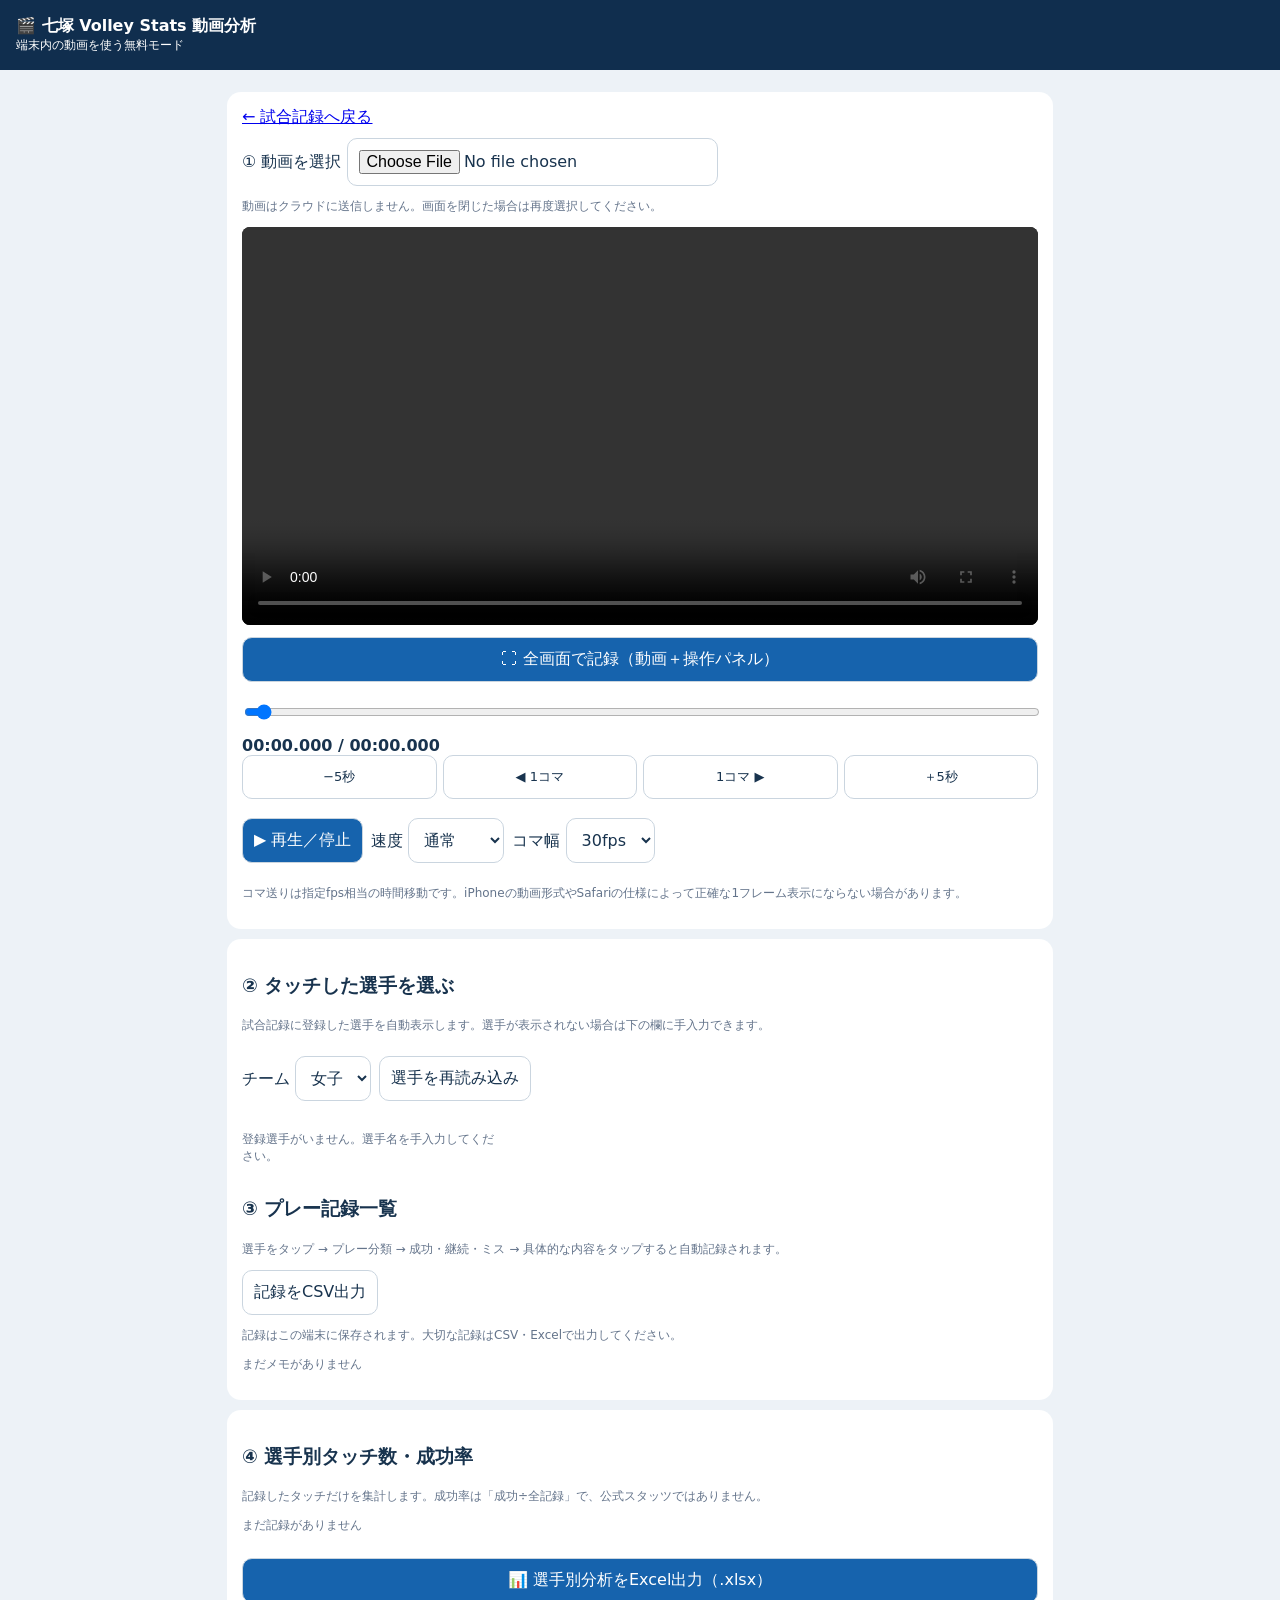
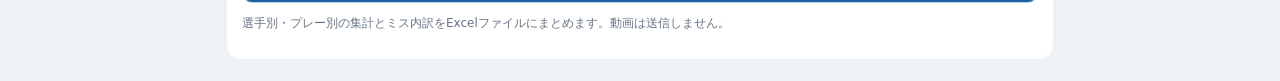
<file: video-excel.html>
<!doctype html><html lang="ja"><head><meta charset="utf-8"><meta name="viewport" content="width=device-width,initial-scale=1,viewport-fit=cover"><title>七塚 動画分析</title><style>*{box-sizing:border-box}body{margin:0;background:#edf2f7;color:#18334e;font-family:system-ui,-apple-system,sans-serif}header{background:#102e4e;color:#fff;padding:16px}main{max-width:850px;margin:auto;padding:12px}.card{background:white;border-radius:14px;padding:15px;margin:10px 0}video{width:100%;max-height:60vh;background:#111;border-radius:8px}button,select,input{font:inherit;padding:11px;border:1px solid #cad5df;border-radius:10px;background:white;color:#18334e}button{touch-action:manipulation}button.primary{background:#1663ad;color:white}.grid{display:grid;grid-template-columns:repeat(4,1fr);gap:6px}.grid button{padding:12px 3px;font-size:13px}.row{display:flex;flex-wrap:wrap;gap:8px;align-items:center}.muted{font-size:12px;color:#64748b}.log{padding:9px 0;border-bottom:1px solid #ddd}label{display:block;margin:10px 0}input[type=file]{max-width:100%}input[type=range]{width:100%} .players{display:grid;grid-template-columns:repeat(3,1fr);gap:7px;margin:8px 0}.players button{min-height:56px;font-weight:700}.players button.active{background:#1663ad;color:#fff}.stats{width:100%;border-collapse:collapse;font-size:13px}.stats th,.stats td{padding:7px 3px;border-bottom:1px solid #ddd;text-align:left}.chip{display:inline-block;padding:5px 8px;background:#e7f1fb;border-radius:9px;margin:3px} .tap-overlay{position:fixed;inset:0;z-index:999;background:#10243d99;display:flex;align-items:center;justify-content:center;padding:10px}.tap-overlay[hidden]{display:none}.tap-dialog{width:min(560px,100%);max-height:calc(100dvh - 20px);background:white;border-radius:18px;display:flex;flex-direction:column;overflow:hidden;box-shadow:0 16px 45px #0004}.tap-head{display:flex;align-items:center;justify-content:space-between;padding:12px 15px;border-bottom:1px solid #dbe4ee}.tap-head button{padding:6px 12px}.tap-body{padding:12px;overflow-y:auto;overscroll-behavior:contain}.tap-choices{display:grid;grid-template-columns:repeat(2,minmax(0,1fr));gap:8px}.tap-choices button{min-height:53px;font-weight:650;padding:8px;font-size:14px;white-space:normal}.tap-choices button.good{background:#e5f7ef;border-color:#75c9a0}.tap-choices button.bad{background:#fff0ef;border-color:#f0a19d}.tap-choices button.neutral{background:#eaf2fc;border-color:#91b8e7}.tap-step{font-size:12px;color:#60738b;margin:0 0 10px}.tap-actions{display:flex;gap:7px;align-items:center;margin-top:12px}.tap-actions input{min-width:0;flex:1}.tap-actions button{flex-shrink:0}@media(max-width:390px){.tap-choices button{font-size:12px;min-height:48px;padding:5px}.tap-body{padding:9px}} .focus-mode{overflow:hidden}.focus-shell{position:fixed;inset:0;z-index:900;background:#0b1625;color:white;display:flex;flex-direction:column;padding:env(safe-area-inset-top) 8px env(safe-area-inset-bottom)}.focus-shell[hidden]{display:none}.focus-video{min-height:0;flex:1;display:flex;align-items:center;justify-content:center}.focus-video video{width:100%;height:100%;max-height:100%;object-fit:contain;border-radius:0}.focus-controls{flex-shrink:0;max-height:46dvh;overflow-y:auto;background:#f1f5f9;color:#18334e;border-radius:12px;padding:8px}.focus-controls .players{grid-template-columns:repeat(3,minmax(0,1fr));gap:5px}.focus-controls .players button{min-height:44px;padding:7px 2px;font-size:12px}.focus-controls .grid button{padding:8px 2px}.focus-controls .row{gap:5px}.focus-controls .row button{padding:8px}.focus-controls select{padding:6px}.focus-controls .muted{font-size:11px}.focus-history{margin-top:8px;border-top:1px solid #cad5df;padding-top:8px}.focus-history-row{display:flex;align-items:center;gap:6px;padding:5px 0;border-bottom:1px solid #d9e1e9;font-size:12px}.focus-history-row .summary{flex:1;min-width:0;overflow:hidden;text-overflow:ellipsis;white-space:nowrap}.focus-history-row button{padding:7px 9px;font-size:12px}.focus-history-row .delete{color:#a52626;border-color:#e7b5b5}.tap-overlay{z-index:1100}@media(orientation:landscape){.focus-shell{flex-direction:row;gap:8px}.focus-video{flex:1}.focus-controls{width:min(38vw,350px);max-height:none}} </style></head><body><header><b>🎬 七塚 Volley Stats 動画分析</b><div style="font-size:12px">端末内の動画を使う無料モード</div></header><main><div class="card"><a href="./index.html">← 試合記録へ戻る</a><label>① 動画を選択 <input id="file" type="file" accept="video/*"></label><p class="muted">動画はクラウドに送信しません。画面を閉じた場合は再度選択してください。</p><video id="video" playsinline webkit-playsinline preload="metadata" controls></video><button id="focusOpen" class="primary" style="width:100%;margin:8px 0">⛶ 全画面で記録（動画＋操作パネル）</button><input type="range" id="seek" min="0" max="1000" value="0"><div class="row" style="justify-content:space-between"><strong id="clock">00:00.000 / 00:00.000</strong><span id="info" class="muted"></span></div><div class="grid"><button id="back5">−5秒</button><button id="prev">◀ 1コマ</button><button id="next">1コマ ▶</button><button id="plus5">＋5秒</button></div><div class="row" style="margin-top:9px"><button id="play" class="primary">▶ 再生／停止</button><label>速度 <select id="speed"><option value=".25">0.25倍</option><option value=".5">0.5倍</option><option value=".75">0.75倍</option><option value="1" selected>通常</option><option value="1.5">1.5倍</option></select></label><label>コマ幅 <select id="fps"><option value="30">30fps</option><option value="60">60fps</option><option value="24">24fps</option></select></label></div><p class="muted">コマ送りは指定fps相当の時間移動です。iPhoneの動画形式やSafariの仕様によって正確な1フレーム表示にならない場合があります。</p></div><div class="card"><h3>② タッチした選手を選ぶ</h3><p class="muted">試合記録に登録した選手を自動表示します。選手が表示されない場合は下の欄に手入力できます。</p><div class="row"><label>チーム <select id="team"><option>女子</option><option>男子</option></select></label><button id="reloadRoster">選手を再読み込み</button></div><div id="playerButtons" class="players"></div><h3>③ プレー記録一覧</h3><p class="muted">選手をタップ → プレー分類 → 成功・継続・ミス → 具体的な内容をタップすると自動記録されます。</p><button id="export">記録をCSV出力</button><p class="muted">記録はこの端末に保存されます。大切な記録はCSV・Excelで出力してください。</p><div id="logs"></div></div><div class="card"><h3>④ 選手別タッチ数・成功率</h3><p class="muted">記録したタッチだけを集計します。成功率は「成功÷全記録」で、公式スタッツではありません。</p><div id="stats"></div><button id="excel" class="primary" style="width:100%;margin-top:12px">📊 選手別分析をExcel出力（.xlsx）</button><p class="muted">選手別・プレー別の集計とミス内訳をExcelファイルにまとめます。動画は送信しません。</p></div></main><div id="focusShell" class="focus-shell" hidden><div id="focusVideo" class="focus-video"></div><div class="focus-controls"><div class="row" style="justify-content:space-between"><strong>🏐 全画面記録</strong><button id="focusClose">✕ 戻る</button></div><div class="row"><button id="focusPlay" class="primary">▶ 再生／停止</button><button id="focusPrev">◀ コマ</button><button id="focusNext">コマ ▶</button><button id="focusBack">−5秒</button><button id="focusForward">＋5秒</button></div><input type="range" id="focusSeek" min="0" max="1000" value="0" style="width:100%"><div class="row" style="justify-content:space-between"><span id="focusClock" class="muted">00:00</span><label style="margin:0">速度 <select id="focusSpeed"><option value=".25">0.25倍</option><option value=".5">0.5倍</option><option value=".75">0.75倍</option><option value="1" selected>通常</option><option value="1.5">1.5倍</option></select></label><select id="focusTeam"><option>女子</option><option>男子</option></select></div><div id="focusPlayers" class="players"></div><p class="muted">選手をタップ → プレーを選んで記録</p><div class="focus-history"><strong>直近の記録（タップで動画移動）</strong><div id="focusHistory"></div></div></div></div><div id="tapOverlay" class="tap-overlay" hidden><div class="tap-dialog" role="dialog" aria-modal="true" aria-label="プレー記録"><div class="tap-head"><strong id="tapTitle">プレー記録</strong><button id="tapClose">✕ 閉じる</button></div><div class="tap-body"><p id="tapStep" class="tap-step"></p><div id="tapChoices" class="tap-choices"></div><div id="tapActions" class="tap-actions"></div></div></div></div><script src="https://cdn.sheetjs.com/xlsx-0.20.3/package/dist/xlsx.full.min.js"></script><script>
const $=id=>document.getElementById(id),v=$('video');let url='',key='',logs=[],chosen='';const esc=s=>String(s).replace(/[&<>"']/g,c=>({'&':'&amp;','<':'&lt;','>':'&gt;','"':'&quot;',"'":'&#39;'}[c]));const fmt=t=>{t=Math.max(0,t||0);return String(Math.floor(t/60)).padStart(2,'0')+':'+String(Math.floor(t%60)).padStart(2,'0')+'.'+String(Math.round(t%1*1000)).padStart(3,'0')};function render(){renderStats(); $('logs').innerHTML=logs.map((e,i)=>'<div class="log"><button data-jump="'+i+'">'+fmt(e.time)+'</button> '+esc(e.who)+' / '+esc(e.skill)+' / '+esc(e.result)+'　'+esc(e.detailType||'')+' '+esc(e.detail)+' <button data-delete="'+i+'">削除</button></div>').join('')||'<p class="muted">まだメモがありません</p>'}function renderStats(){let agg={};for(const e of logs){const n=e.who||'未指定',k=n+'｜'+e.skill;agg[k]??={who:n,skill:e.skill,total:0,success:0,miss:0,details:{}};let a=agg[k];a.total++;if(e.result==='成功')a.success++;if(e.result==='ミス')a.miss++;if(e.detailType)a.details[e.detailType]=(a.details[e.detailType]||0)+1}const rows=Object.values(agg).sort((a,b)=>a.who.localeCompare(b.who,'ja'));$('stats').innerHTML=rows.length?'<div style="overflow-x:auto"><table class="stats"><tr><th>選手</th><th>プレー</th><th>タッチ</th><th>成功</th><th>ミス</th><th>成功率</th></tr>'+rows.map(a=>'<tr><td>'+esc(a.who)+'</td><td>'+esc(a.skill)+'</td><td>'+a.total+'</td><td>'+a.success+'</td><td>'+a.miss+'</td><td>'+Math.round(a.success/a.total*100)+'%</td></tr><tr><td colspan="6" class="muted">'+Object.entries(a.details).map(([k,v])=>esc(k)+' '+v+'回').join(' / ')+'</td></tr>').join('')+'</table></div>':'<p class="muted">まだ記録がありません</p>'}function save(){if(key)localStorage.setItem(key,JSON.stringify(logs));render();if(typeof renderFocusHistory==='function')renderFocusHistory()}$('file').onchange=e=>{const f=e.target.files[0];if(!f)return;if(url)URL.revokeObjectURL(url);url=URL.createObjectURL(f);v.src=url;key='nanatsuka-video-notes:'+f.name+':'+f.size;try{logs=JSON.parse(localStorage.getItem(key)||'[]')}catch{logs=[]}render();$('info').textContent=f.name};function move(t){if(!Number.isFinite(v.duration))return;v.pause();v.currentTime=Math.max(0,Math.min(v.duration,v.currentTime+t))}function sync(){if(Number.isFinite(v.duration)&&v.duration>0){$('seek').value=Math.round(1000*v.currentTime/v.duration);$('clock').textContent=fmt(v.currentTime)+' / '+fmt(v.duration)}}v.ontimeupdate=sync;v.onseeked=sync;v.onloadedmetadata=sync;$('seek').oninput=e=>{if(Number.isFinite(v.duration))v.currentTime=v.duration*Number(e.target.value)/1000};$('back5').onclick=()=>move(-5);$('plus5').onclick=()=>move(5);$('prev').onclick=()=>move(-1/Number($('fps').value));$('next').onclick=()=>move(1/Number($('fps').value));$('play').onclick=()=>v.paused?v.play().catch(()=>{}):v.pause();$('speed').onchange=e=>v.playbackRate=Number(e.target.value);$('logs').onclick=e=>{let b=e.target.closest('button');if(!b)return;if(b.dataset.jump!==undefined){v.currentTime=logs[Number(b.dataset.jump)].time;v.pause()}if(b.dataset.delete!==undefined&&confirm('このメモを削除しますか？')){logs.splice(Number(b.dataset.delete),1);save()}};$('export').onclick=()=>{if(!logs.length)return alert('メモがありません');let rows=[['動画時刻（秒）','選手','プレー','結果','内訳','補足'],...logs.map(e=>[e.time.toFixed(3),e.who,e.skill,e.result,e.detailType||'',e.detail])];let csv='\ufeff'+rows.map(r=>r.map(s=>'"'+String(s).replaceAll('"','""')+'"').join(',')).join('\r\n');let blob=new Blob([csv],{type:'text/csv;charset=utf-8'}),u=URL.createObjectURL(blob),a=document.createElement('a');a.href=u;a.download='volley_video_notes.csv';a.click();setTimeout(()=>URL.revokeObjectURL(u),1000)};function loadRoster(){let d;try{d=JSON.parse(localStorage.getItem('nanatsuka-volley-v2')||'{}')}catch{d={}}const list=(d.players||[]).filter(p=>(p.team||'女子')===$('team').value);$('playerButtons').innerHTML=list.map(p=>'<button data-player="'+esc(p.number+' '+p.name)+'">#'+esc(p.number)+' '+esc(p.name)+'</button>').join('')||'<p class="muted">登録選手がいません。選手名を手入力してください。</p>';chosen=''}$('team').onchange=loadRoster;$('reloadRoster').onclick=loadRoster;$('playerButtons').onclick=e=>{const b=e.target.closest('button[data-player]');if(!b)return;chosen=b.dataset.player;for(const el of $('playerButtons').querySelectorAll('button'))el.classList.toggle('active',el===b);tapOpen(chosen)};loadRoster();render();
const playTaxonomy={"サーブ":{"成功":["サービスエース（ノータッチ）","サービスエース（相手が触れて失点）","相手のレシーブを大きく崩した","狙ったコースへ打てた","強いサーブで返球を限定"],"継続":["相手が安定して返球","相手が乱れながら返球","ネットインで継続"],"ミス":["ネット","エンドラインアウト","サイドアウト","フットフォルト","順番間違い","トス失敗","空振り"]},"サーブレシーブ":{"成功":["セッターへ正確に返球","攻撃可能な位置へ返球","オーバーで正確に返球","アンダーで正確に返球","難しいサーブをつないだ"],"継続":["セッターから離れた返球","高く上がったが攻撃困難","ネット際へ返球","返球が短い","返球が長い","他選手がフォロー"],"ミス":["前に落ちた","下がりながらミス","左サイドに弾いた","右サイドに弾いた","後方へ弾いた","ネットへ返球","オーバーパス","お見合い","判断遅れ・ノータッチ","オーバーでミス","アンダーでミス","サーブの軌道を見誤った"]},"ディグ（スパイクレシーブ）":{"成功":["強打を正確に拾った","フェイントを拾った","ワンタッチをカバー","片手でつないだ","スライディングで拾った"],"継続":["拾ったが返球が乱れた","高く上げてつないだ","ネット際へ返球","味方がフォロー"],"ミス":["前に落ちた","左右に弾いた","後ろに弾いた","フェイントを落とした","お見合い","ポジション不良","反応遅れ","触れたが失点","ノータッチ"]},"トス":{"成功":["適切な高さ・位置","クイックへ正確","平行トス成功","バックトス成功","二段トス成功","ジャンプトス成功","相手ブロックを外す配球"],"継続":["高すぎ","低すぎ","ネットに近い","ネットから離れた","内側へ流れた","外側へ流れた","二段トスでつないだ"],"ミス":["ネット越え","ネットに引っかかった","アタッカーが打てない位置","ドリブル","ホールディング","連携ミス","方向・高さの大幅なズレ"]},"スパイク":{"成功":["スパイク決定（ストレート）","スパイク決定（クロス）","スパイク決定（インナー）","フェイント決定","プッシュ決定","ブロックアウト","リバウンド成功","相手の守備を崩した"],"継続":["相手に拾われた","相手ブロックに当たり継続","チャンスボールになった","つなぎの返球","ブロック利用で継続"],"ミス":["ネット","エンドラインアウト","サイドアウト","相手ブロックに止められた","空振り","タイミングが合わない","トスとの連携ミス","助走・踏切ミス","タッチネット","スパイクライン反則"]},"ブロック":{"成功":["シャットアウト（決定）","ワンタッチで味方につないだ","コースを限定した","相手の打球を弱めた"],"継続":["ワンタッチしたが継続","手に当たらず継続","味方の守備につながった"],"ミス":["ブロックアウトされた","吸い込み","タッチネット","オーバーネット","ジャンプのタイミング遅れ","横の移動遅れ","ブロックの隙間を抜かれた","手の出し方が悪い"]},"オーバーパス":{"成功":["正確な返球","高く安定してつないだ","難しいボールを処理"],"継続":["短い返球","長い返球","左右へずれた","ネット際に返球"],"ミス":["ドリブル","ホールディング","ネット","アウト","方向ミス","落球","オーバーネット"]},"アンダーパス・つなぎ":{"成功":["正確にセッターへ","二段トス成功","片手でつないだ","難球を高く上げた","チャンスボールを正確に返球"],"継続":["返球が短い","返球が長い","左右へずれた","攻撃につながらない返球"],"ミス":["ネット","アウト","落球","方向ミス","連携ミス","ダブルコンタクト","ホールディング"]},"フリーボール・チャンスボール":{"成功":["セッターへ正確","攻撃につながった","狙った位置へ返球"],"継続":["返球が乱れた","相手へ簡単に返した","攻撃につながらなかった"],"ミス":["落球","お見合い","ネット","アウト","判断ミス","連携ミス"]},"カバー・フォロー":{"成功":["スパイクカバー成功","ブロックカバー成功","味方の乱れをフォロー","つなぎ直し成功"],"継続":["触れたが返球が乱れた","フォロー後に相手へ返球"],"ミス":["カバー位置が悪い","反応遅れ","お見合い","触れたが失点","フォローに入れなかった"]},"判断・連携・反則":{"成功":["声かけで連携成功","アウト判断成功","ボールを譲る判断成功","カバー位置の修正成功"],"継続":["声かけ不足","連携が遅れた","ポジション修正が遅れた"],"ミス":["お見合い","声かけ不足で失点","アウトボールを触った","インボールを見送った","ローテーション反則","ポジション反則","タッチネット","オーバーネット","ダブルコンタクト","ホールディング","フォアヒット","センターライン侵入","その他反則"]}};
playTaxonomy['ツーアタック']={'成功':['ツーアタック決定'],'継続':['相手に拾われた','相手ブロックに当たり継続'],'ミス':['ネット','アウト','相手ブロックに止められた','その他']};playTaxonomy['ラストボール返球']={'成功':['オーバー返球（狙った場所）','アンダー返球（狙った場所）','打って返す（得点）'],'継続':['オーバーで返した','アンダーで返した','打って返した'],'ミス':['オーバー返球（ネット）','オーバー返球（アウト）','アンダー返球（ネット）','アンダー返球（アウト）','打って返す（ネット）','打って返す（アウト）']};
let tapState={who:'',skill:'',result:''};function tapOpen(who){if(!key)return alert('先に動画を選択してください');v.pause();tapState={who,skill:'',result:''};$('tapOverlay').hidden=false;tapDraw()}function tapClose(){$('tapOverlay').hidden=true}function tapDraw(){const t=tapState;$('tapTitle').textContent=t.who+' のプレー';$('tapChoices').replaceChildren();$('tapActions').replaceChildren();let options,step;if(!t.skill){step='① プレーの大分類を選択';options=Object.keys(playTaxonomy)}else if(!t.result){step='② 成功・継続・ミスを選択';options=['成功','継続','ミス']}else{step='③ 具体的なプレーを選択すると記録します';options=playTaxonomy[t.skill][t.result]}$('tapStep').textContent=step;for(const opt of options){const b=document.createElement('button');b.textContent=opt;if(t.skill&&!t.result)b.className=opt==='成功'?'good':opt==='ミス'?'bad':'neutral';b.onclick=()=>{if(!t.skill){t.skill=opt;tapDraw()}else if(!t.result){t.result=opt;tapDraw()}else{logs.push({time:v.currentTime,who:t.who,skill:t.skill,result:t.result,detail:'',detailType:opt});save();tapClose()}};$('tapChoices').append(b)}if(t.skill){const back=document.createElement('button');back.textContent='← 戻る';back.onclick=()=>{if(t.result)t.result='';else t.skill='';tapDraw()};$('tapActions').append(back)}}$('tapClose').onclick=tapClose;$('tapOverlay').addEventListener('click',e=>{if(e.target===$('tapOverlay'))tapClose()});document.addEventListener('keydown',e=>{if(e.key==='Escape'&&!$('tapOverlay').hidden)tapClose()});

// iPhoneの動画単体フルスクリーンではHTMLボタンを重ねられないため、
// 動画と操作パネルを一体化した画面内全画面モードを使います。
const focusShell=$('focusShell'),videoHome=v.parentNode,videoNext=v.nextSibling;
function renderFocusHistory(){const target=$('focusHistory');if(!target)return;target.replaceChildren();if(!logs.length){target.textContent='まだ記録がありません';return}for(let i=logs.length-1;i>=Math.max(0,logs.length-6);i--){const e=logs[i],row=document.createElement('div');row.className='focus-history-row';const jump=document.createElement('button');jump.textContent=fmt(e.time);jump.onclick=()=>{v.pause();v.currentTime=e.time};const summary=document.createElement('span');summary.className='summary';summary.textContent=[e.who,e.skill,e.result,e.detailType].filter(Boolean).join(' / ');const del=document.createElement('button');del.className='delete';del.textContent='削除';del.onclick=()=>{if(confirm('この記録を削除しますか？')){logs.splice(i,1);save()}};row.append(jump,summary,del);target.append(row)}}
function syncFocusPlayers(){ $('focusPlayers').innerHTML=$('playerButtons').innerHTML; }
function closeFocus(){if(focusShell.hidden)return;focusShell.hidden=true;document.body.classList.remove('focus-mode');videoHome.insertBefore(v,videoNext);v.controls=true}
$('focusOpen').onclick=()=>{if(!v.src)return alert('先に動画を選択してください');syncFocusPlayers();renderFocusHistory();$('focusTeam').value=$('team').value;focusShell.hidden=false;document.body.classList.add('focus-mode');$('focusVideo').appendChild(v);v.controls=false;syncFocusClock()};
$('focusClose').onclick=closeFocus;
$('focusPlayers').onclick=e=>{const b=e.target.closest('button[data-player]');if(b)tapOpen(b.dataset.player)};
$('focusTeam').onchange=()=>{$('team').value=$('focusTeam').value;loadRoster();syncFocusPlayers()};
$('focusPlay').onclick=()=>v.paused?v.play().catch(()=>{}):v.pause();
$('focusPrev').onclick=()=>move(-1/Number($('fps').value||30));
$('focusNext').onclick=()=>move(1/Number($('fps').value||30));
$('focusBack').onclick=()=>move(-5);
$('focusForward').onclick=()=>move(5);
$('focusSpeed').onchange=()=>{$('speed').value=$('focusSpeed').value;v.playbackRate=Number($('focusSpeed').value)};
$('focusSeek').oninput=e=>{if(Number.isFinite(v.duration))v.currentTime=v.duration*Number(e.target.value)/1000};
function syncFocusClock(){if(!focusShell.hidden){$('focusClock').textContent=fmt(v.currentTime)+' / '+fmt(v.duration);if(Number.isFinite(v.duration)&&v.duration>0)$('focusSeek').value=String(Math.round(v.currentTime/v.duration*1000))}}
v.addEventListener('timeupdate',syncFocusClock);v.addEventListener('seeked',syncFocusClock);
document.addEventListener('keydown',e=>{if(e.key==='Escape'&&!focusShell.hidden&&$('tapOverlay').hidden)closeFocus()});

function exportExcel(){if(!logs.length)return alert('先にタッチ記録を登録してください');if(typeof XLSX==='undefined')return alert('Excel出力ライブラリを読み込めませんでした。通信状態を確認して再度開いてください。');const map=new Map(),breakdown=new Map();for(const e of logs){const who=e.who||'未指定',skill=e.skill||'その他',k=JSON.stringify([who,skill]);if(!map.has(k))map.set(k),map.set(k,{who,skill,total:0,success:0,continue:0,miss:0});const a=map.get(k);a.total++;if(e.result==='成功')a.success++;else if(e.result==='ミス')a.miss++;else a.continue++;if(e.result==='ミス'){const reason=e.detailType&&e.detailType!=='指定なし'?e.detailType:'詳細未指定',rk=JSON.stringify([who,skill,reason]);breakdown.set(rk,(breakdown.get(rk)||0)+1)}}const sort=(a,b)=>a[0].localeCompare(b[0],'ja')||a[1].localeCompare(b[1],'ja');const summary=[['選手','プレー','タッチ数','成功','継続','ミス','成功率（%）'],...Array.from(map.values()).sort((a,b)=>a.who.localeCompare(b.who,'ja')||a.skill.localeCompare(b.skill,'ja')).map(a=>[a.who,a.skill,a.total,a.success,a.continue,a.miss,Math.round(a.success/a.total*1000)/10])];const miss=[['選手','プレー','ミスの内訳','回数'],...Array.from(breakdown.entries()).map(([k,v])=>[...JSON.parse(k),v]).sort(sort)];const detail=[['動画時刻（秒）','選手','プレー','結果','内訳','補足'],...logs.map(e=>[Number((e.time||0).toFixed(3)),e.who||'未指定',e.skill||'',e.result||'',e.detailType||'',e.detail||''])];const wb=XLSX.utils.book_new();for(const [name,rows,widths] of [['選手別集計',summary,[19,16,12,10,10,10,16]],['ミス内訳',miss,[19,16,25,10]],['全タッチ記録',detail,[18,19,16,12,22,35]]]){const ws=XLSX.utils.aoa_to_sheet(rows);ws['!cols']=widths.map(w=>({wch:w}));XLSX.utils.book_append_sheet(wb,ws,name)}try{XLSX.writeFile(wb,'volley_touch_analysis_'+new Date().toISOString().slice(0,10)+'.xlsx')}catch(err){alert('Excel出力に失敗しました：'+err.message)}}$('excel').onclick=exportExcel;
</script></body></html>
</file>
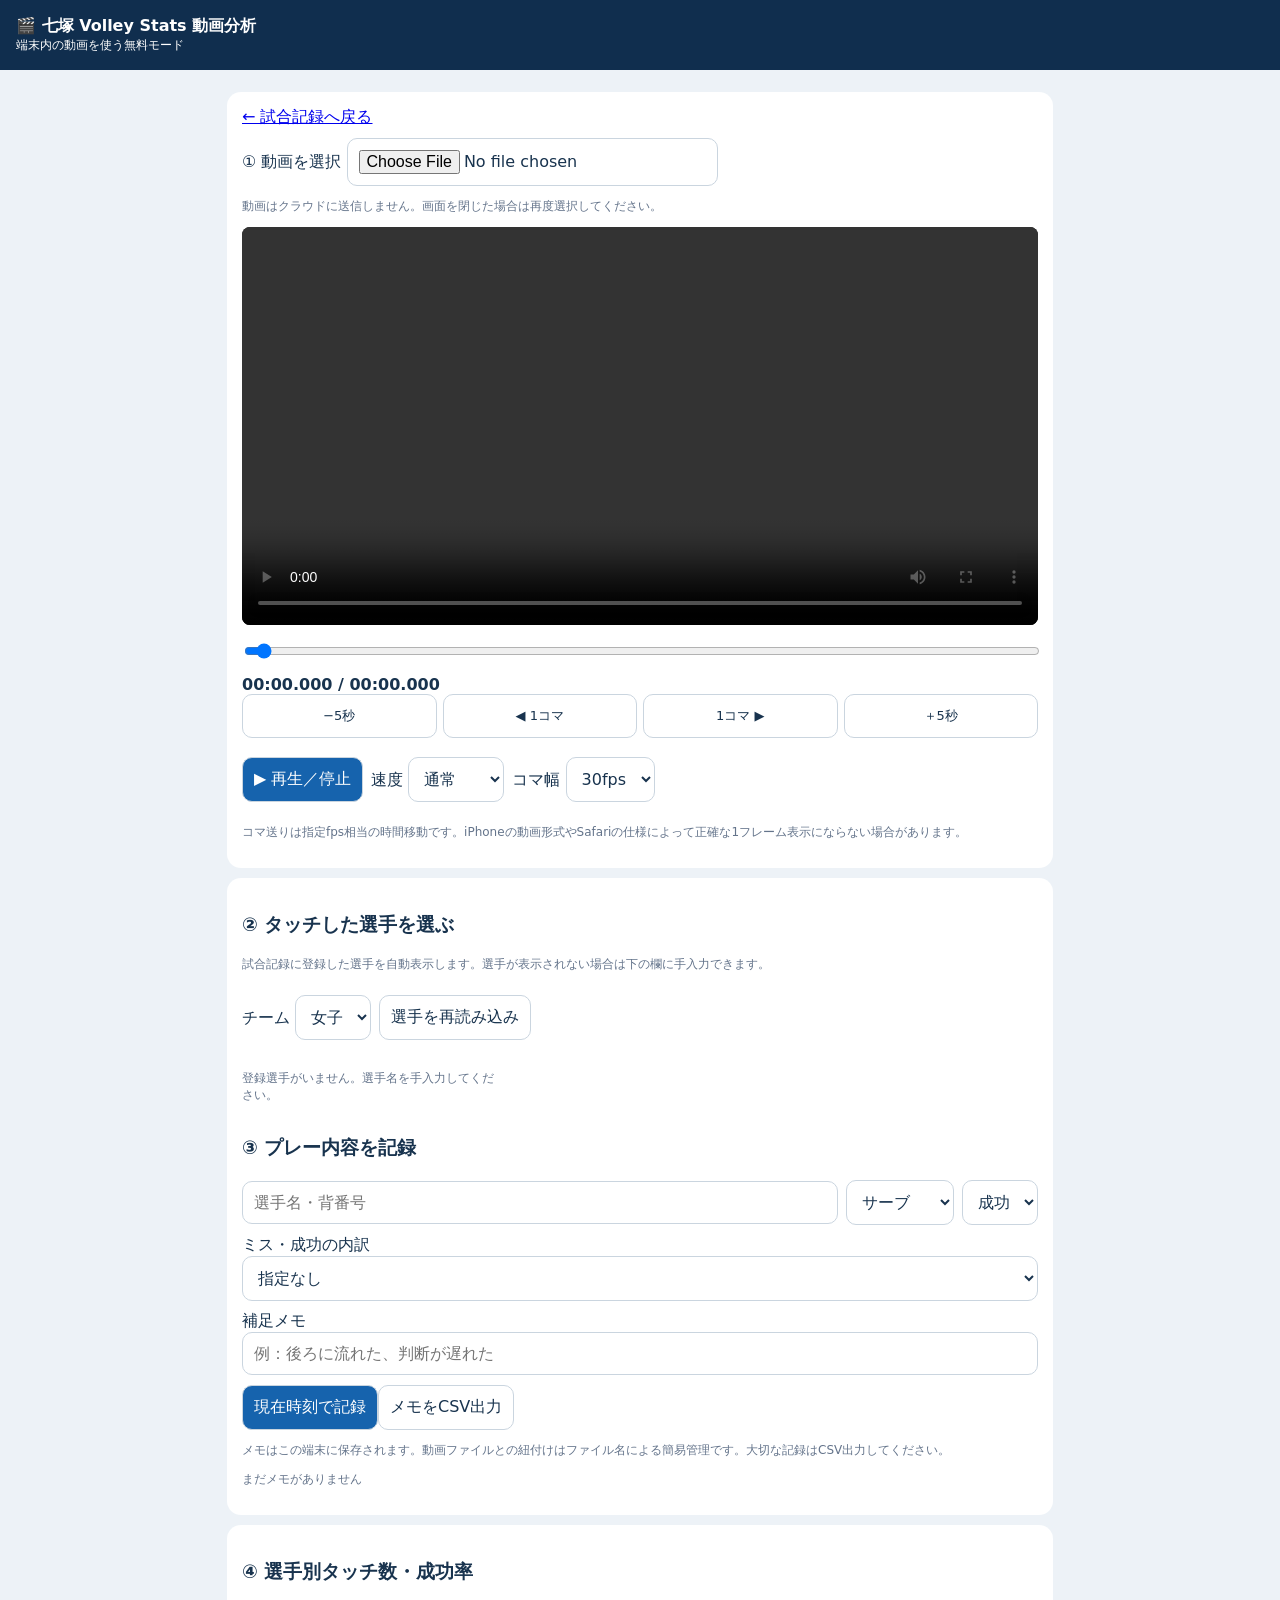
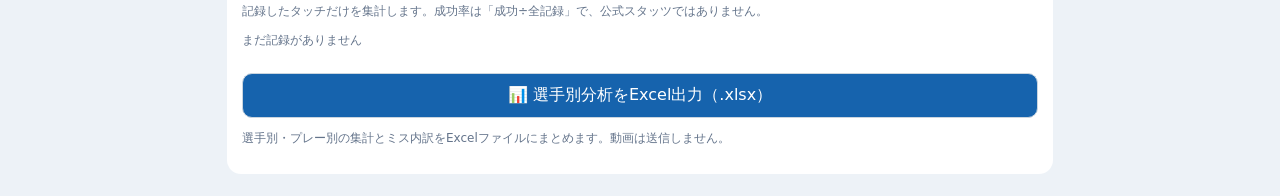
<file: video.html>
<!doctype html><html lang="ja"><head><meta charset="utf-8"><meta name="viewport" content="width=device-width,initial-scale=1,viewport-fit=cover"><title>七塚 動画分析</title><style>*{box-sizing:border-box}body{margin:0;background:#edf2f7;color:#18334e;font-family:system-ui,-apple-system,sans-serif}header{background:#102e4e;color:#fff;padding:16px}main{max-width:850px;margin:auto;padding:12px}.card{background:white;border-radius:14px;padding:15px;margin:10px 0}video{width:100%;max-height:60vh;background:#111;border-radius:8px}button,select,input{font:inherit;padding:11px;border:1px solid #cad5df;border-radius:10px;background:white;color:#18334e}button{touch-action:manipulation}button.primary{background:#1663ad;color:white}.grid{display:grid;grid-template-columns:repeat(4,1fr);gap:6px}.grid button{padding:12px 3px;font-size:13px}.row{display:flex;flex-wrap:wrap;gap:8px;align-items:center}.muted{font-size:12px;color:#64748b}.log{padding:9px 0;border-bottom:1px solid #ddd}label{display:block;margin:10px 0}input[type=file]{max-width:100%}input[type=range]{width:100%} .players{display:grid;grid-template-columns:repeat(3,1fr);gap:7px;margin:8px 0}.players button{min-height:56px;font-weight:700}.players button.active{background:#1663ad;color:#fff}.stats{width:100%;border-collapse:collapse;font-size:13px}.stats th,.stats td{padding:7px 3px;border-bottom:1px solid #ddd;text-align:left}.chip{display:inline-block;padding:5px 8px;background:#e7f1fb;border-radius:9px;margin:3px} </style></head><body><header><b>🎬 七塚 Volley Stats 動画分析</b><div style="font-size:12px">端末内の動画を使う無料モード</div></header><main><div class="card"><a href="./index.html">← 試合記録へ戻る</a><label>① 動画を選択 <input id="file" type="file" accept="video/*"></label><p class="muted">動画はクラウドに送信しません。画面を閉じた場合は再度選択してください。</p><video id="video" playsinline preload="metadata" controls></video><input type="range" id="seek" min="0" max="1000" value="0"><div class="row" style="justify-content:space-between"><strong id="clock">00:00.000 / 00:00.000</strong><span id="info" class="muted"></span></div><div class="grid"><button id="back5">−5秒</button><button id="prev">◀ 1コマ</button><button id="next">1コマ ▶</button><button id="plus5">＋5秒</button></div><div class="row" style="margin-top:9px"><button id="play" class="primary">▶ 再生／停止</button><label>速度 <select id="speed"><option value=".25">0.25倍</option><option value=".5">0.5倍</option><option value=".75">0.75倍</option><option value="1" selected>通常</option><option value="1.5">1.5倍</option></select></label><label>コマ幅 <select id="fps"><option value="30">30fps</option><option value="60">60fps</option><option value="24">24fps</option></select></label></div><p class="muted">コマ送りは指定fps相当の時間移動です。iPhoneの動画形式やSafariの仕様によって正確な1フレーム表示にならない場合があります。</p></div><div class="card"><h3>② タッチした選手を選ぶ</h3><p class="muted">試合記録に登録した選手を自動表示します。選手が表示されない場合は下の欄に手入力できます。</p><div class="row"><label>チーム <select id="team"><option>女子</option><option>男子</option></select></label><button id="reloadRoster">選手を再読み込み</button></div><div id="playerButtons" class="players"></div><h3>③ プレー内容を記録</h3><div class="row"><input id="who" placeholder="選手名・背番号" style="flex:1;min-width:120px"><select id="skill"><option>サーブ</option><option>レシーブ</option><option>オーバー</option><option>トス</option><option>アタック</option><option>ブロック</option><option>ディグ</option><option>その他</option></select><select id="result"><option>成功</option><option>継続</option><option>ミス</option></select></div><label>ミス・成功の内訳 <select id="detailSelect" style="width:100%"></select></label><label>補足メモ <input id="detail" placeholder="例：後ろに流れた、判断が遅れた" style="width:100%"></label><button class="primary" id="add">現在時刻で記録</button><button id="export">メモをCSV出力</button><p class="muted">メモはこの端末に保存されます。動画ファイルとの紐付けはファイル名による簡易管理です。大切な記録はCSV出力してください。</p><div id="logs"></div></div><div class="card"><h3>④ 選手別タッチ数・成功率</h3><p class="muted">記録したタッチだけを集計します。成功率は「成功÷全記録」で、公式スタッツではありません。</p><div id="stats"></div><button id="excel" class="primary" style="width:100%;margin-top:12px">📊 選手別分析をExcel出力（.xlsx）</button><p class="muted">選手別・プレー別の集計とミス内訳をExcelファイルにまとめます。動画は送信しません。</p></div></main><script src="https://cdn.sheetjs.com/xlsx-0.20.3/package/dist/xlsx.full.min.js"></script><script>
const $=id=>document.getElementById(id),v=$('video');let url='',key='',logs=[],chosen='';const esc=s=>String(s).replace(/[&<>"']/g,c=>({'&':'&amp;','<':'&lt;','>':'&gt;','"':'&quot;',"'":'&#39;'}[c]));const fmt=t=>{t=Math.max(0,t||0);return String(Math.floor(t/60)).padStart(2,'0')+':'+String(Math.floor(t%60)).padStart(2,'0')+'.'+String(Math.round(t%1*1000)).padStart(3,'0')};function render(){renderStats(); $('logs').innerHTML=logs.map((e,i)=>'<div class="log"><button data-jump="'+i+'">'+fmt(e.time)+'</button> '+esc(e.who)+' / '+esc(e.skill)+' / '+esc(e.result)+'　'+esc(e.detailType||'')+' '+esc(e.detail)+' <button data-delete="'+i+'">削除</button></div>').join('')||'<p class="muted">まだメモがありません</p>'}function renderStats(){let agg={};for(const e of logs){const n=e.who||'未指定',k=n+'｜'+e.skill;agg[k]??={who:n,skill:e.skill,total:0,success:0,miss:0,details:{}};let a=agg[k];a.total++;if(e.result==='成功')a.success++;if(e.result==='ミス')a.miss++;if(e.detailType)a.details[e.detailType]=(a.details[e.detailType]||0)+1}const rows=Object.values(agg).sort((a,b)=>a.who.localeCompare(b.who,'ja'));$('stats').innerHTML=rows.length?'<div style="overflow-x:auto"><table class="stats"><tr><th>選手</th><th>プレー</th><th>タッチ</th><th>成功</th><th>ミス</th><th>成功率</th></tr>'+rows.map(a=>'<tr><td>'+esc(a.who)+'</td><td>'+esc(a.skill)+'</td><td>'+a.total+'</td><td>'+a.success+'</td><td>'+a.miss+'</td><td>'+Math.round(a.success/a.total*100)+'%</td></tr><tr><td colspan="6" class="muted">'+Object.entries(a.details).map(([k,v])=>esc(k)+' '+v+'回').join(' / ')+'</td></tr>').join('')+'</table></div>':'<p class="muted">まだ記録がありません</p>'}function save(){if(key)localStorage.setItem(key,JSON.stringify(logs));render()}$('file').onchange=e=>{const f=e.target.files[0];if(!f)return;if(url)URL.revokeObjectURL(url);url=URL.createObjectURL(f);v.src=url;key='nanatsuka-video-notes:'+f.name+':'+f.size;try{logs=JSON.parse(localStorage.getItem(key)||'[]')}catch{logs=[]}render();$('info').textContent=f.name};function move(t){if(!Number.isFinite(v.duration))return;v.pause();v.currentTime=Math.max(0,Math.min(v.duration,v.currentTime+t))}function sync(){if(Number.isFinite(v.duration)&&v.duration>0){$('seek').value=Math.round(1000*v.currentTime/v.duration);$('clock').textContent=fmt(v.currentTime)+' / '+fmt(v.duration)}}v.ontimeupdate=sync;v.onseeked=sync;v.onloadedmetadata=sync;$('seek').oninput=e=>{if(Number.isFinite(v.duration))v.currentTime=v.duration*Number(e.target.value)/1000};$('back5').onclick=()=>move(-5);$('plus5').onclick=()=>move(5);$('prev').onclick=()=>move(-1/Number($('fps').value));$('next').onclick=()=>move(1/Number($('fps').value));$('play').onclick=()=>v.paused?v.play().catch(()=>{}):v.pause();$('speed').onchange=e=>v.playbackRate=Number(e.target.value);$('add').onclick=()=>{if(!key)return alert('先に動画を選択してください');logs.push({time:v.currentTime,who:$('who').value.trim()||'未指定',skill:$('skill').value,result:$('result').value,detail:$('detail').value.trim(),detailType:$('detailSelect').value});save();$('detail').value=''};$('logs').onclick=e=>{let b=e.target.closest('button');if(!b)return;if(b.dataset.jump!==undefined){v.currentTime=logs[Number(b.dataset.jump)].time;v.pause()}if(b.dataset.delete!==undefined&&confirm('このメモを削除しますか？')){logs.splice(Number(b.dataset.delete),1);save()}};$('export').onclick=()=>{if(!logs.length)return alert('メモがありません');let rows=[['動画時刻（秒）','選手','プレー','結果','内訳','補足'],...logs.map(e=>[e.time.toFixed(3),e.who,e.skill,e.result,e.detailType||'',e.detail])];let csv='\ufeff'+rows.map(r=>r.map(s=>'"'+String(s).replaceAll('"','""')+'"').join(',')).join('\r\n');let blob=new Blob([csv],{type:'text/csv;charset=utf-8'}),u=URL.createObjectURL(blob),a=document.createElement('a');a.href=u;a.download='volley_video_notes.csv';a.click();setTimeout(()=>URL.revokeObjectURL(u),1000)};const detailOptions={'サーブ':['指定なし','エース','良いサーブ','ネット','アウト','フットフォルト'],'レシーブ':['指定なし','オーバー成功','アンダー成功','オーバーミス','アンダーミス','触れずに失点','返球が乱れた'],'オーバー':['指定なし','正確に返球','ネット','アウト','方向がずれた','キャッチ・ドリブル'],'トス':['指定なし','正確なトス','ネットに近すぎ','低すぎ','高すぎ','方向がずれた','ドリブル'],'アタック':['指定なし','決定','ネット','アウト','ブロックされた','相手に拾われた'],'ブロック':['指定なし','決定','ワンタッチ','ネットタッチ','タイミングずれ'],'ディグ':['指定なし','好レシーブ','弾いた','触れずに失点','返球が乱れた'],'その他':['指定なし','つなぎ成功','つなぎミス','判断ミス','相手のミス']};function fillDetails(){$('detailSelect').innerHTML=(detailOptions[$('skill').value]||detailOptions['その他']).map(x=>'<option>'+esc(x)+'</option>').join('')};$('skill').addEventListener('change',fillDetails);fillDetails();function loadRoster(){let d;try{d=JSON.parse(localStorage.getItem('nanatsuka-volley-v2')||'{}')}catch{d={}}const list=(d.players||[]).filter(p=>(p.team||'女子')===$('team').value);$('playerButtons').innerHTML=list.map(p=>'<button data-player="'+esc(p.number+' '+p.name)+'">#'+esc(p.number)+' '+esc(p.name)+'</button>').join('')||'<p class="muted">登録選手がいません。選手名を手入力してください。</p>';chosen='';$('who').value=''}$('team').onchange=loadRoster;$('reloadRoster').onclick=loadRoster;$('playerButtons').onclick=e=>{const b=e.target.closest('button[data-player]');if(!b)return;chosen=b.dataset.player;$('who').value=chosen;for(const el of $('playerButtons').querySelectorAll('button'))el.classList.toggle('active',el===b)};loadRoster();render();function exportExcel(){if(!logs.length)return alert('先にタッチ記録を登録してください');if(typeof XLSX==='undefined')return alert('Excel出力ライブラリを読み込めませんでした。通信状態を確認して再度開いてください。');const map=new Map(),breakdown=new Map();for(const e of logs){const who=e.who||'未指定',skill=e.skill||'その他',k=JSON.stringify([who,skill]);if(!map.has(k))map.set(k),map.set(k,{who,skill,total:0,success:0,continue:0,miss:0});const a=map.get(k);a.total++;if(e.result==='成功')a.success++;else if(e.result==='ミス')a.miss++;else a.continue++;if(e.result==='ミス'){const reason=e.detailType&&e.detailType!=='指定なし'?e.detailType:'詳細未指定',rk=JSON.stringify([who,skill,reason]);breakdown.set(rk,(breakdown.get(rk)||0)+1)}}const sort=(a,b)=>a[0].localeCompare(b[0],'ja')||a[1].localeCompare(b[1],'ja');const summary=[['選手','プレー','タッチ数','成功','継続','ミス','成功率（%）'],...Array.from(map.values()).sort((a,b)=>a.who.localeCompare(b.who,'ja')||a.skill.localeCompare(b.skill,'ja')).map(a=>[a.who,a.skill,a.total,a.success,a.continue,a.miss,Math.round(a.success/a.total*1000)/10])];const miss=[['選手','プレー','ミスの内訳','回数'],...Array.from(breakdown.entries()).map(([k,v])=>[...JSON.parse(k),v]).sort(sort)];const detail=[['動画時刻（秒）','選手','プレー','結果','内訳','補足'],...logs.map(e=>[Number((e.time||0).toFixed(3)),e.who||'未指定',e.skill||'',e.result||'',e.detailType||'',e.detail||''])];const wb=XLSX.utils.book_new();for(const [name,rows,widths] of [['選手別集計',summary,[19,16,12,10,10,10,16]],['ミス内訳',miss,[19,16,25,10]],['全タッチ記録',detail,[18,19,16,12,22,35]]]){const ws=XLSX.utils.aoa_to_sheet(rows);ws['!cols']=widths.map(w=>({wch:w}));XLSX.utils.book_append_sheet(wb,ws,name)}try{XLSX.writeFile(wb,'volley_touch_analysis_'+new Date().toISOString().slice(0,10)+'.xlsx')}catch(err){alert('Excel出力に失敗しました：'+err.message)}}$('excel').onclick=exportExcel;
</script></body></html>
</file>
